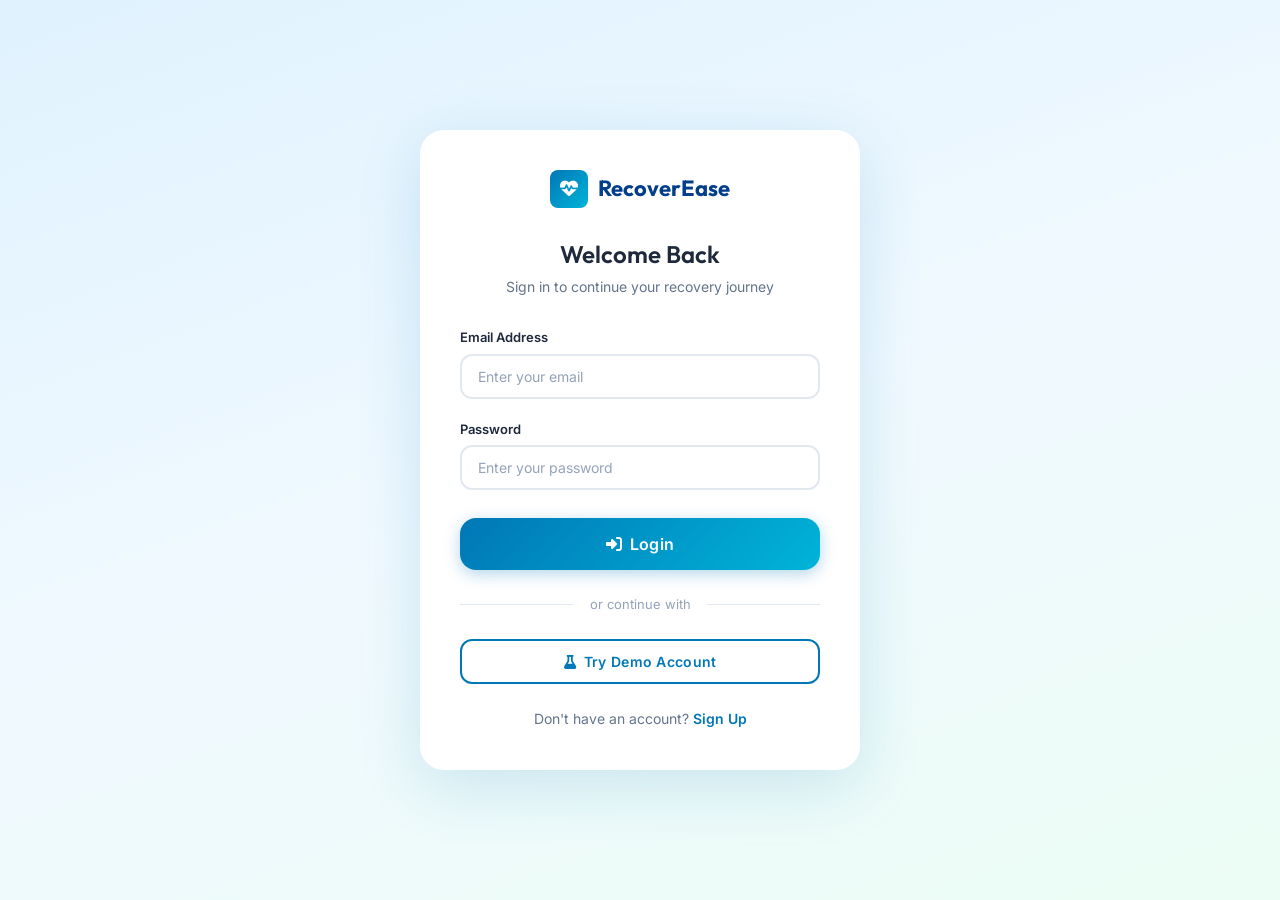
<file: dashboard.html>
<!DOCTYPE html>
<html lang="en">
<head>
  <meta charset="UTF-8">
  <meta name="viewport" content="width=device-width, initial-scale=1.0">
  <title>Dashboard — RecoverEase</title>
  <link rel="preconnect" href="https://fonts.googleapis.com">
  <link href="https://fonts.googleapis.com/css2?family=Inter:wght@400;500;600;700&family=Outfit:wght@600;700;800&display=swap" rel="stylesheet">
  <link rel="stylesheet" href="https://cdnjs.cloudflare.com/ajax/libs/font-awesome/6.5.1/css/all.min.css">
  <link rel="stylesheet" href="style.css">
</head>
<body>

  <!-- Navbar -->
  <nav class="navbar scrolled" id="navbar">
    <div class="container">
      <a href="index.html" class="nav-logo">
        <div class="logo-icon"><i class="fa-solid fa-heart-pulse"></i></div>
        RecoverEase
      </a>
      <div class="nav-links" id="navLinks">
        <a href="index.html">Home</a>
        <a href="recovery.html">Recovery</a>
        <a href="medicine.html">Medicine</a>
        <a href="exercise.html">Exercise</a>
        <a href="dashboard.html" class="active">Dashboard</a>
      </div>
      <div class="nav-actions" id="navActions"></div>
      <button class="nav-toggle" id="navToggle"><i class="fa-solid fa-bars"></i></button>
    </div>
  </nav>

  <!-- Page Header -->
  <div class="page-header">
    <div class="container">
      <span class="section-label"><i class="fa-solid fa-chart-line"></i> Health Dashboard</span>
      <h1>Welcome back, <span id="welcomeName">Patient</span></h1>
      <p>Here's your recovery progress and health overview</p>
    </div>
  </div>

  <!-- Page Content -->
  <div class="page-content">
    <div class="container">

      <!-- Stat Cards -->
      <div class="dashboard-grid" id="statCards">
        <!-- Rendered by JS -->
      </div>

      <!-- Dashboard Sections -->
      <div class="dashboard-sections">

        <!-- Recovery Progress -->
        <div class="dashboard-section animate-in delay-2">
          <h3>
            <i class="fa-solid fa-chart-pie" style="color:var(--primary)"></i>
            Recovery Progress
          </h3>
          <div id="progressRing">
            <!-- Rendered by JS -->
          </div>
          <div style="margin-top:24px">
            <h4 style="font-size:15px;margin-bottom:12px">Recovery Timeline</h4>
            <div id="barChart">
              <!-- Rendered by JS -->
            </div>
          </div>
        </div>

        <!-- Activity Feed -->
        <div class="dashboard-section animate-in delay-3">
          <h3>
            <i class="fa-solid fa-clock-rotate-left" style="color:var(--accent)"></i>
            Recent Activity
          </h3>
          <div id="activityFeed">
            <!-- Rendered by JS -->
          </div>
        </div>

        <!-- Upcoming Medicines -->
        <div class="dashboard-section animate-in delay-4">
          <h3>
            <i class="fa-solid fa-pills" style="color:var(--danger)"></i>
            Today's Medicine Schedule
          </h3>
          <div id="upcomingMeds">
            <!-- Rendered by JS -->
          </div>
        </div>

        <!-- Quick Actions -->
        <div class="dashboard-section animate-in delay-5">
          <h3>
            <i class="fa-solid fa-bolt" style="color:var(--accent-warm)"></i>
            Quick Actions
          </h3>
          <div style="display:grid;grid-template-columns:1fr 1fr;gap:12px">
            <a href="recovery.html" class="card" style="text-align:center;padding:20px">
              <i class="fa-solid fa-clipboard-list" style="font-size:24px;color:var(--primary);margin-bottom:10px"></i>
              <div style="font-size:14px;font-weight:600">Recovery Plan</div>
              <div style="font-size:12px;color:var(--text-muted);margin-top:4px">View daily tasks</div>
            </a>
            <a href="medicine.html" class="card" style="text-align:center;padding:20px">
              <i class="fa-solid fa-pills" style="font-size:24px;color:var(--danger);margin-bottom:10px"></i>
              <div style="font-size:14px;font-weight:600">Add Medicine</div>
              <div style="font-size:12px;color:var(--text-muted);margin-top:4px">New reminder</div>
            </a>
            <a href="exercise.html" class="card" style="text-align:center;padding:20px">
              <i class="fa-solid fa-dumbbell" style="font-size:24px;color:var(--accent-dark);margin-bottom:10px"></i>
              <div style="font-size:14px;font-weight:600">Exercises</div>
              <div style="font-size:12px;color:var(--text-muted);margin-top:4px">Browse library</div>
            </a>
            <a href="#" class="card" style="text-align:center;padding:20px" onclick="showToast('Emergency contacts feature coming soon','info')">
              <i class="fa-solid fa-phone" style="font-size:24px;color:#EF4444;margin-bottom:10px"></i>
              <div style="font-size:14px;font-weight:600">Emergency</div>
              <div style="font-size:12px;color:var(--text-muted);margin-top:4px">Call for help</div>
            </a>
          </div>

          <!-- Health Tips -->
          <div style="margin-top:20px;padding:16px;background:#F0FDF4;border:1px solid #BBF7D0;border-radius:var(--radius-md)">
            <div style="display:flex;align-items:center;gap:8px;margin-bottom:8px">
              <i class="fa-solid fa-lightbulb" style="color:var(--accent-dark)"></i>
              <strong style="font-size:13px;color:var(--accent-dark)">Daily Tip</strong>
            </div>
            <p style="font-size:13px;color:#065F46;line-height:1.6" id="dailyTip">
              Stay hydrated! Drinking 8 glasses of water daily helps your body flush out medications and speeds up tissue repair during recovery.
            </p>
          </div>
        </div>

      </div>
    </div>
  </div>

  <!-- Footer -->
  <footer class="footer">
    <div class="container">
      <div class="footer-grid">
        <div class="footer-brand">
          <a href="index.html" class="nav-logo">
            <div class="logo-icon"><i class="fa-solid fa-heart-pulse"></i></div>
            RecoverEase
          </a>
          <p>Your trusted companion for post-hospital recovery. Guiding you back to health, one day at a time.</p>
          <div class="footer-social">
            <a href="#"><i class="fa-brands fa-facebook-f"></i></a>
            <a href="#"><i class="fa-brands fa-twitter"></i></a>
            <a href="#"><i class="fa-brands fa-instagram"></i></a>
            <a href="#"><i class="fa-brands fa-linkedin-in"></i></a>
          </div>
        </div>
        <div>
          <h4>Platform</h4>
          <ul>
            <li><a href="recovery.html">Recovery Plans</a></li>
            <li><a href="medicine.html">Medicine Tracker</a></li>
            <li><a href="exercise.html">Exercises</a></li>
            <li><a href="dashboard.html">Dashboard</a></li>
          </ul>
        </div>
        <div>
          <h4>Support</h4>
          <ul>
            <li><a href="#">Help Center</a></li>
            <li><a href="#">Contact Us</a></li>
            <li><a href="#">Caregiver Guide</a></li>
            <li><a href="#">FAQs</a></li>
          </ul>
        </div>
        <div>
          <h4>Emergency</h4>
          <ul>
            <li><a href="#" style="color:#EF4444;font-weight:600"><i class="fa-solid fa-phone"></i> Call 911</a></li>
            <li><a href="#">Poison Control</a></li>
            <li><a href="#">Find Hospital</a></li>
            <li><a href="#">Emergency Tips</a></li>
          </ul>
        </div>
      </div>
      <div class="footer-bottom">
        <span>2024 RecoverEase. All rights reserved.</span>
        <span>Made with <i class="fa-solid fa-heart" style="color:#EF4444"></i> for patients</span>
      </div>
    </div>
  </footer>

  <script src="script.js"></script>
  <script>
    // Rotate daily tips
    const tips = [
      'Stay hydrated! Drinking 8 glasses of water daily helps your body flush out medications and speeds up tissue repair during recovery.',
      'Short walks every few hours improve circulation and prevent blood clots after surgery. Even 5 minutes helps!',
      'Protein is essential for healing. Include eggs, lean meat, beans, or Greek yogurt in every meal.',
      'Sleep is when your body heals most. Aim for 7-9 hours of quality sleep each night.',
      'Deep breathing exercises prevent pneumonia after surgery. Practice 10 deep breaths every hour while awake.',
      'Keep your wound clean and dry. Change dressings exactly as instructed by your healthcare provider.',
      'Don\'t skip your medications, even if you feel better. Complete the full course as prescribed.',
      'Gentle stretching prevents stiffness. Move joints through their full range daily, unless restricted.'
    ];
    const tipEl = document.getElementById('dailyTip');
    if (tipEl) {
      const dayIndex = new Date().getDate() % tips.length;
      tipEl.textContent = tips[dayIndex];
    }
  </script>
</body>
</html>
</file>
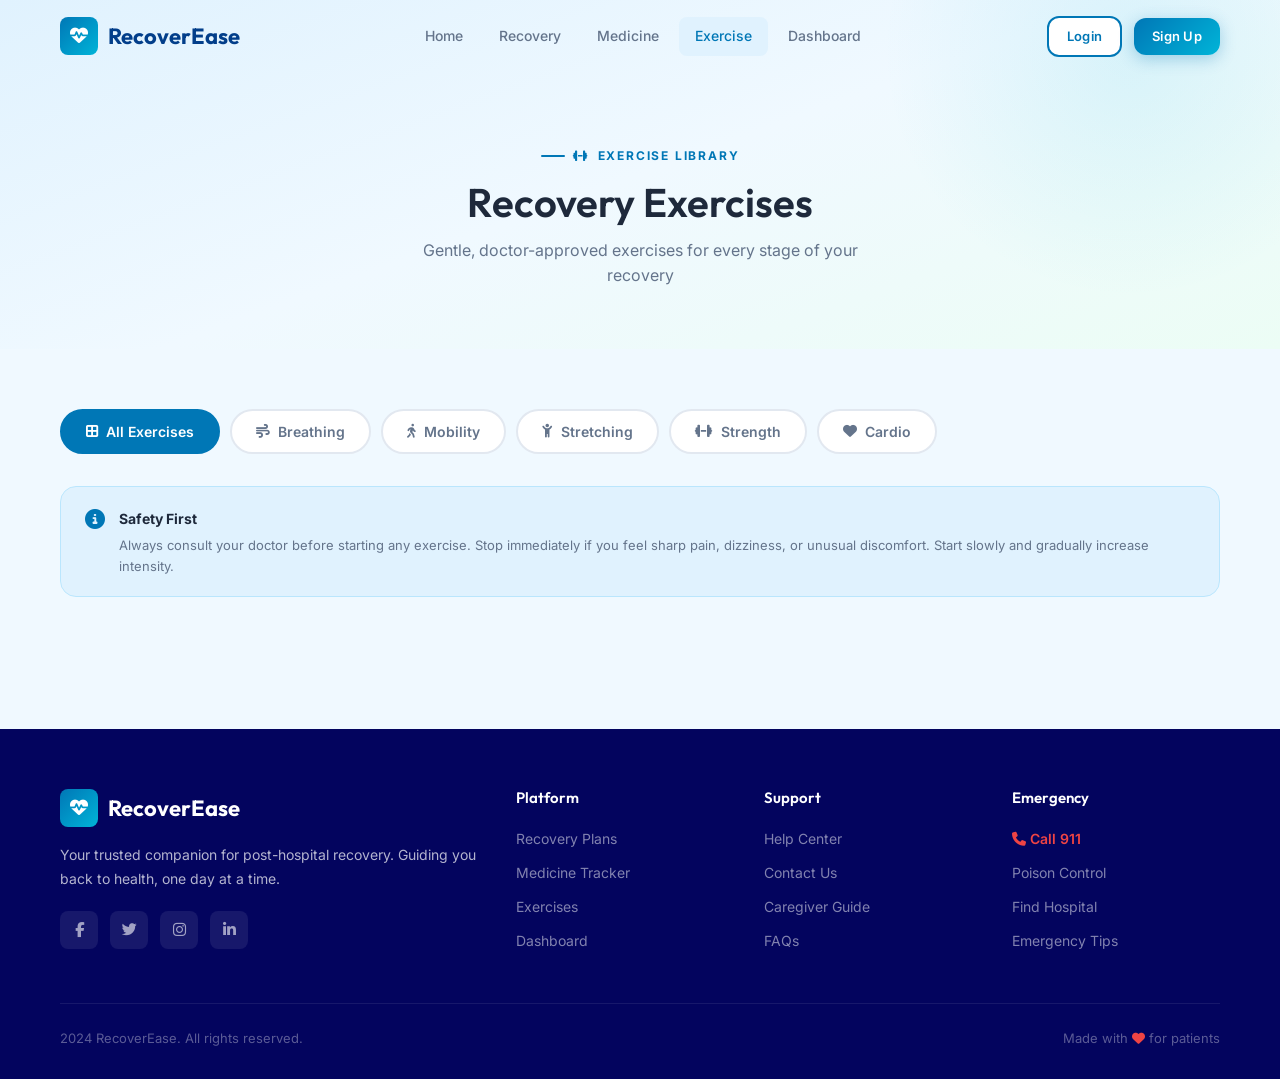
<file: excercise.html>
<!DOCTYPE html>
<html lang="en">
<head>
  <meta charset="UTF-8">
  <meta name="viewport" content="width=device-width, initial-scale=1.0">
  <title>Exercises — RecoverEase</title>
  <link rel="preconnect" href="https://fonts.googleapis.com">
  <link href="https://fonts.googleapis.com/css2?family=Inter:wght@400;500;600;700&family=Outfit:wght@600;700;800&display=swap" rel="stylesheet">
  <link rel="stylesheet" href="https://cdnjs.cloudflare.com/ajax/libs/font-awesome/6.5.1/css/all.min.css">
  <link rel="stylesheet" href="style.css">
</head>
<body>

  <!-- Navbar -->
  <nav class="navbar scrolled" id="navbar">
    <div class="container">
      <a href="index.html" class="nav-logo">
        <div class="logo-icon"><i class="fa-solid fa-heart-pulse"></i></div>
        RecoverEase
      </a>
      <div class="nav-links" id="navLinks">
        <a href="index.html">Home</a>
        <a href="recovery.html">Recovery</a>
        <a href="medicine.html">Medicine</a>
        <a href="exercise.html" class="active">Exercise</a>
        <a href="dashboard.html">Dashboard</a>
      </div>
      <div class="nav-actions" id="navActions"></div>
      <button class="nav-toggle" id="navToggle"><i class="fa-solid fa-bars"></i></button>
    </div>
  </nav>

  <!-- Page Header -->
  <div class="page-header">
    <div class="container">
      <span class="section-label"><i class="fa-solid fa-dumbbell"></i> Exercise Library</span>
      <h1>Recovery Exercises</h1>
      <p>Gentle, doctor-approved exercises for every stage of your recovery</p>
    </div>
  </div>

  <!-- Page Content -->
  <div class="page-content">
    <div class="container">

      <!-- Filters -->
      <div class="exercise-filters animate-in">
        <button class="condition-btn exercise-filter-btn active" data-filter="all">
          <i class="fa-solid fa-border-all"></i> All Exercises
        </button>
        <button class="condition-btn exercise-filter-btn" data-filter="breathing">
          <i class="fa-solid fa-wind"></i> Breathing
        </button>
        <button class="condition-btn exercise-filter-btn" data-filter="mobility">
          <i class="fa-solid fa-person-walking"></i> Mobility
        </button>
        <button class="condition-btn exercise-filter-btn" data-filter="stretching">
          <i class="fa-solid fa-child-reaching"></i> Stretching
        </button>
        <button class="condition-btn exercise-filter-btn" data-filter="strength">
          <i class="fa-solid fa-dumbbell"></i> Strength
        </button>
        <button class="condition-btn exercise-filter-btn" data-filter="cardio">
          <i class="fa-solid fa-heart"></i> Cardio
        </button>
      </div>

      <!-- Info Banner -->
      <div style="padding:20px 24px;background:#E0F2FE;border:1px solid #BAE6FD;border-radius:var(--radius-lg);margin-bottom:32px;display:flex;gap:14px;align-items:flex-start" class="animate-in delay-1">
        <i class="fa-solid fa-circle-info" style="color:var(--primary);font-size:20px;margin-top:2px"></i>
        <div>
          <strong style="font-size:14px">Safety First</strong>
          <p style="font-size:13px;color:var(--text-light);margin-top:4px;line-height:1.6">
            Always consult your doctor before starting any exercise. Stop immediately if you feel sharp pain, dizziness, or unusual discomfort. Start slowly and gradually increase intensity.
          </p>
        </div>
      </div>

      <!-- Exercise Grid -->
      <div class="exercise-grid animate-in delay-2" id="exerciseGrid">
        <!-- Rendered by JS -->
      </div>

    </div>
  </div>

  <!-- Footer -->
  <footer class="footer">
    <div class="container">
      <div class="footer-grid">
        <div class="footer-brand">
          <a href="index.html" class="nav-logo">
            <div class="logo-icon"><i class="fa-solid fa-heart-pulse"></i></div>
            RecoverEase
          </a>
          <p>Your trusted companion for post-hospital recovery. Guiding you back to health, one day at a time.</p>
          <div class="footer-social">
            <a href="#"><i class="fa-brands fa-facebook-f"></i></a>
            <a href="#"><i class="fa-brands fa-twitter"></i></a>
            <a href="#"><i class="fa-brands fa-instagram"></i></a>
            <a href="#"><i class="fa-brands fa-linkedin-in"></i></a>
          </div>
        </div>
        <div>
          <h4>Platform</h4>
          <ul>
            <li><a href="recovery.html">Recovery Plans</a></li>
            <li><a href="medicine.html">Medicine Tracker</a></li>
            <li><a href="exercise.html">Exercises</a></li>
            <li><a href="dashboard.html">Dashboard</a></li>
          </ul>
        </div>
        <div>
          <h4>Support</h4>
          <ul>
            <li><a href="#">Help Center</a></li>
            <li><a href="#">Contact Us</a></li>
            <li><a href="#">Caregiver Guide</a></li>
            <li><a href="#">FAQs</a></li>
          </ul>
        </div>
        <div>
          <h4>Emergency</h4>
          <ul>
            <li><a href="#" style="color:#EF4444;font-weight:600"><i class="fa-solid fa-phone"></i> Call 911</a></li>
            <li><a href="#">Poison Control</a></li>
            <li><a href="#">Find Hospital</a></li>
            <li><a href="#">Emergency Tips</a></li>
          </ul>
        </div>
      </div>
      <div class="footer-bottom">
        <span>2024 RecoverEase. All rights reserved.</span>
        <span>Made with <i class="fa-solid fa-heart" style="color:#EF4444"></i> for patients</span>
      </div>
    </div>
  </footer>

  <script src="script.js"></script>
</body>
</html>
</file>
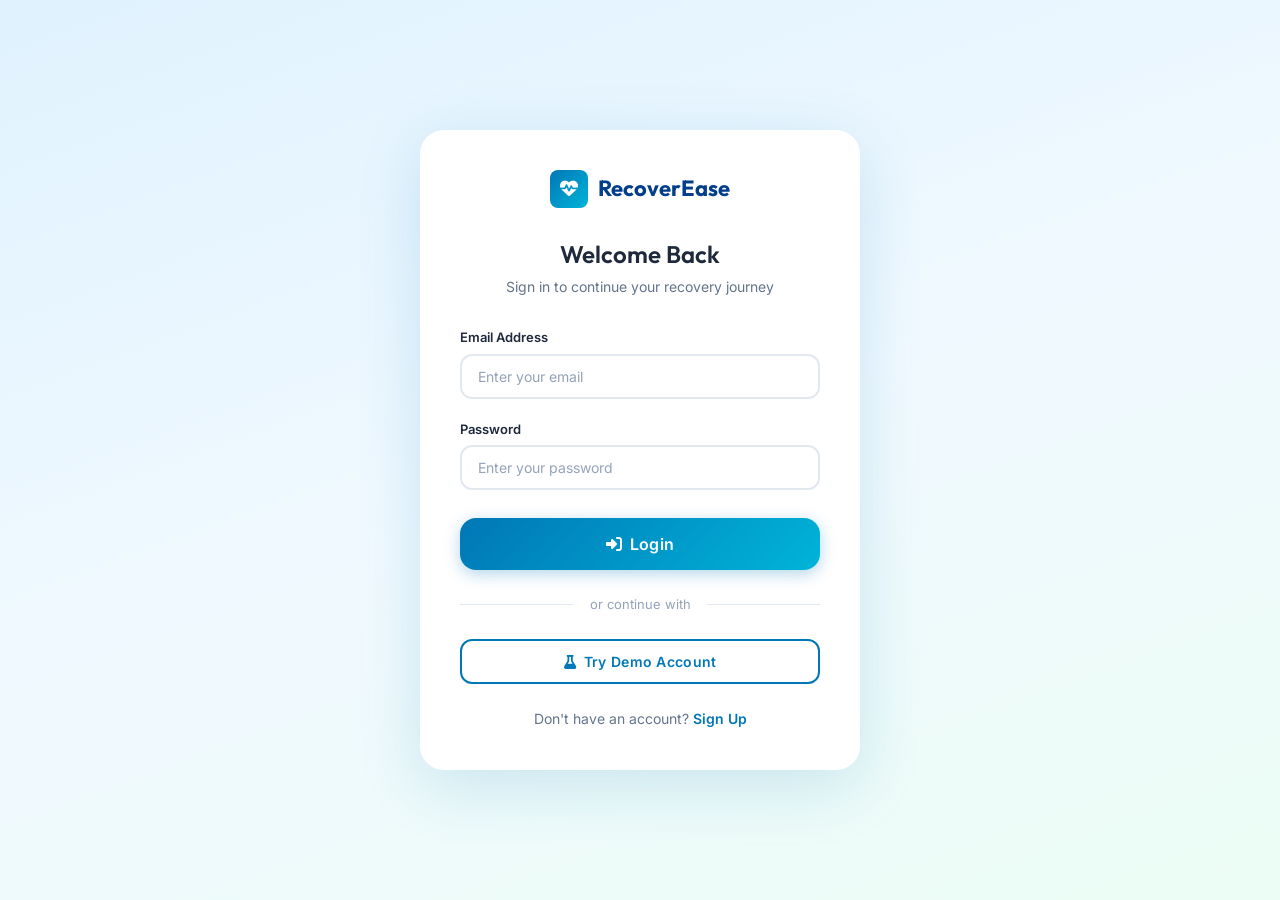
<file: login.html>
<!DOCTYPE html>
<html lang="en">
<head>
  <meta charset="UTF-8">
  <meta name="viewport" content="width=device-width, initial-scale=1.0">
  <title>Login — RecoverEase</title>
  <link rel="preconnect" href="https://fonts.googleapis.com">
  <link href="https://fonts.googleapis.com/css2?family=Inter:wght@400;500;600;700&family=Outfit:wght@600;700;800&display=swap" rel="stylesheet">
  <link rel="stylesheet" href="https://cdnjs.cloudflare.com/ajax/libs/font-awesome/6.5.1/css/all.min.css">
  <link rel="stylesheet" href="style.css">
</head>
<body>

  <div class="auth-wrapper">
    <div class="auth-card animate-in">
      <div class="auth-logo">
        <a href="index.html" class="nav-logo">
          <div class="logo-icon"><i class="fa-solid fa-heart-pulse"></i></div>
          RecoverEase
        </a>
      </div>

      <h2>Welcome Back</h2>
      <p class="auth-subtitle">Sign in to continue your recovery journey</p>

      <form id="loginForm">
        <div class="form-group">
          <label for="email">Email Address</label>
          <input type="email" id="email" name="email" class="form-control" placeholder="Enter your email" required>
        </div>

        <div class="form-group">
          <label for="password">Password</label>
          <input type="password" id="password" name="password" class="form-control" placeholder="Enter your password" required>
        </div>

        <button type="submit" class="btn btn-primary btn-lg" style="width:100%;margin-top:8px">
          <i class="fa-solid fa-right-to-bracket"></i> Login
        </button>
      </form>

      <div class="auth-divider">or continue with</div>

      <button class="btn btn-secondary" style="width:100%" onclick="demoLogin()">
        <i class="fa-solid fa-flask"></i> Try Demo Account
      </button>

      <div class="auth-footer">
        Don't have an account? <a href="register.html">Sign Up</a>
      </div>
    </div>
  </div>

  <script src="script.js"></script>
  <script>
    function demoLogin() {
      localStorage.setItem('token', 'demo_token_' + Date.now());
      localStorage.setItem('user', JSON.stringify({
        id: 'demo_1', name: 'Demo User', email: 'demo@recoverease.com', condition: 'surgery'
      }));
      showToast('Welcome to the demo!', 'success');
      setTimeout(() => window.location.href = 'dashboard.html', 800);
    }
  </script>
</body>
</html>
</file>
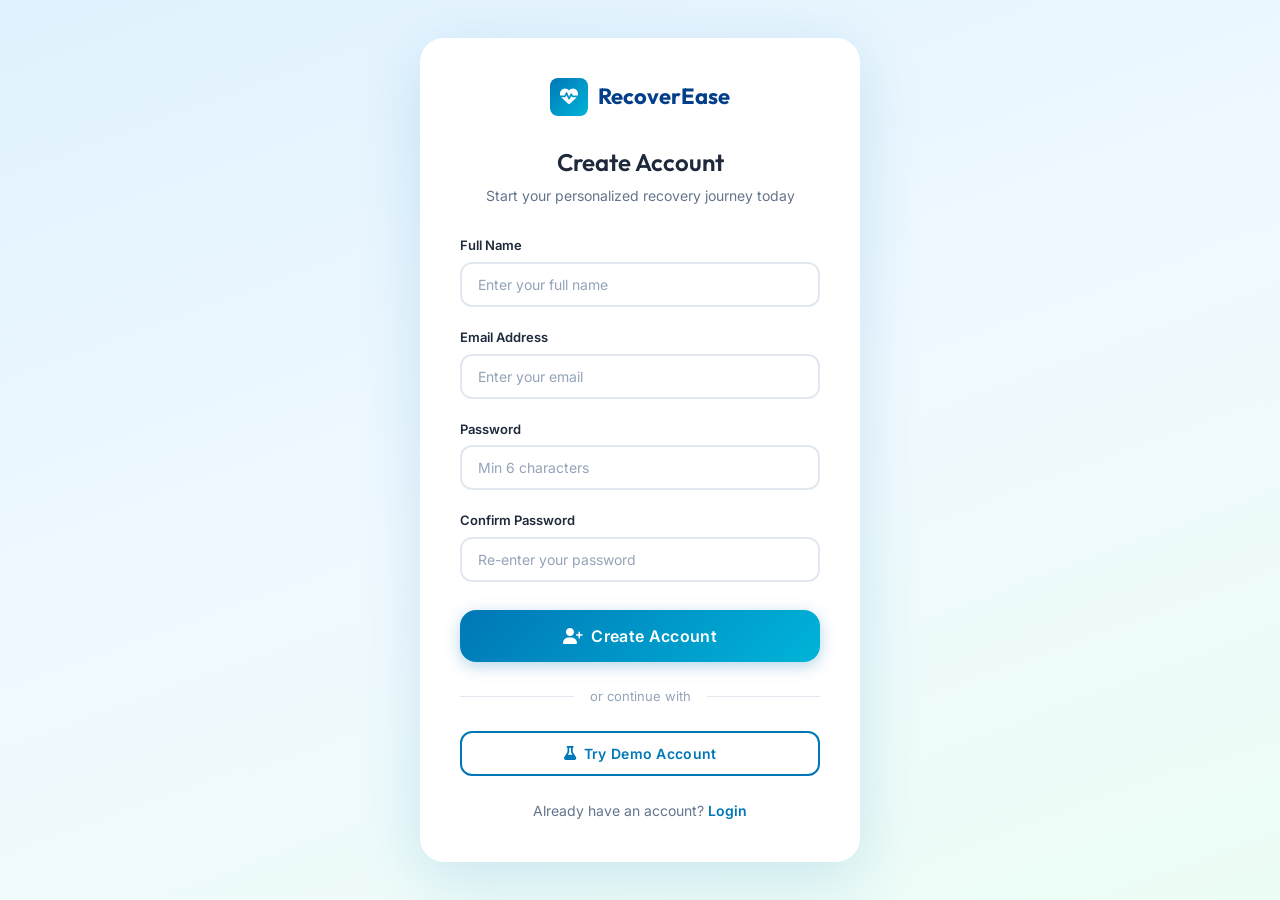
<file: register.html>
<!DOCTYPE html>
<html lang="en">
<head>
  <meta charset="UTF-8">
  <meta name="viewport" content="width=device-width, initial-scale=1.0">
  <title>Sign Up — RecoverEase</title>
  <link rel="preconnect" href="https://fonts.googleapis.com">
  <link href="https://fonts.googleapis.com/css2?family=Inter:wght@400;500;600;700&family=Outfit:wght@600;700;800&display=swap" rel="stylesheet">
  <link rel="stylesheet" href="https://cdnjs.cloudflare.com/ajax/libs/font-awesome/6.5.1/css/all.min.css">
  <link rel="stylesheet" href="style.css">
</head>
<body>

  <div class="auth-wrapper">
    <div class="auth-card animate-in">
      <div class="auth-logo">
        <a href="index.html" class="nav-logo">
          <div class="logo-icon"><i class="fa-solid fa-heart-pulse"></i></div>
          RecoverEase
        </a>
      </div>

      <h2>Create Account</h2>
      <p class="auth-subtitle">Start your personalized recovery journey today</p>

      <form id="registerForm">
        <div class="form-group">
          <label for="name">Full Name</label>
          <input type="text" id="name" name="name" class="form-control" placeholder="Enter your full name" required>
        </div>

        <div class="form-group">
          <label for="email">Email Address</label>
          <input type="email" id="email" name="email" class="form-control" placeholder="Enter your email" required>
        </div>

        <div class="form-group">
          <label for="password">Password</label>
          <input type="password" id="password" name="password" class="form-control" placeholder="Min 6 characters" required minlength="6">
        </div>

        <div class="form-group">
          <label for="confirmPassword">Confirm Password</label>
          <input type="password" id="confirmPassword" name="confirmPassword" class="form-control" placeholder="Re-enter your password" required>
        </div>

        <button type="submit" class="btn btn-primary btn-lg" style="width:100%;margin-top:8px">
          <i class="fa-solid fa-user-plus"></i> Create Account
        </button>
      </form>

      <div class="auth-divider">or continue with</div>

      <button class="btn btn-secondary" style="width:100%" onclick="demoLogin()">
        <i class="fa-solid fa-flask"></i> Try Demo Account
      </button>

      <div class="auth-footer">
        Already have an account? <a href="login.html">Login</a>
      </div>
    </div>
  </div>

  <script src="script.js"></script>
  <script>
    function demoLogin() {
      localStorage.setItem('token', 'demo_token_' + Date.now());
      localStorage.setItem('user', JSON.stringify({
        id: 'demo_1', name: 'Demo User', email: 'demo@recoverease.com', condition: 'surgery'
      }));
      showToast('Welcome to the demo!', 'success');
      setTimeout(() => window.location.href = 'dashboard.html', 800);
    }
  </script>
</body>
</html>
</file>
<file: style.css>
/* ========================================
   RecoverEase — Medical Theme Stylesheet
   ======================================== */

:root {
  --primary: #0077B6;
  --primary-dark: #023E8A;
  --primary-light: #48CAE4;
  --secondary: #00B4D8;
  --accent: #06D6A0;
  --accent-dark: #059669;
  --accent-warm: #F59E0B;
  --danger: #EF4444;
  --danger-light: #FEE2E2;
  --dark: #03045E;
  --dark-soft: #1E293B;
  --text: #1E293B;
  --text-light: #64748B;
  --text-muted: #94A3B8;
  --bg: #F0F9FF;
  --bg-white: #FFFFFF;
  --bg-soft: #E0F2FE;
  --bg-card: rgba(255, 255, 255, 0.85);
  --glass: rgba(255, 255, 255, 0.25);
  --glass-border: rgba(255, 255, 255, 0.35);
  --border: #E2E8F0;
  --border-light: #F1F5F9;
  --shadow-sm: 0 2px 8px rgba(0, 119, 182, 0.06);
  --shadow-md: 0 4px 24px rgba(0, 119, 182, 0.08);
  --shadow-lg: 0 8px 40px rgba(0, 119, 182, 0.12);
  --shadow-xl: 0 16px 64px rgba(0, 119, 182, 0.16);
  --radius-sm: 8px;
  --radius-md: 12px;
  --radius-lg: 16px;
  --radius-xl: 24px;
  --radius-full: 9999px;
  --font-body: 'Inter', -apple-system, BlinkMacSystemFont, sans-serif;
  --font-heading: 'Outfit', 'Inter', sans-serif;
  --transition: all 0.3s cubic-bezier(0.25, 0.46, 0.45, 0.94);
  --transition-fast: all 0.15s ease;
  --max-width: 1200px;
}

*, *::before, *::after { box-sizing: border-box; margin: 0; padding: 0; }
html { scroll-behavior: smooth; -webkit-font-smoothing: antialiased; }

body {
  font-family: var(--font-body);
  font-size: 15px;
  line-height: 1.6;
  color: var(--text);
  background: var(--bg);
  overflow-x: hidden;
}

h1, h2, h3, h4, h5, h6 {
  font-family: var(--font-heading);
  font-weight: 600;
  line-height: 1.2;
  color: var(--dark-soft);
}

a { text-decoration: none; color: inherit; transition: var(--transition-fast); }
img { max-width: 100%; height: auto; display: block; }
ul { list-style: none; }
button { cursor: pointer; border: none; font-family: inherit; }
input, select, textarea { font-family: inherit; font-size: inherit; }

.container {
  width: 100%;
  max-width: var(--max-width);
  margin: 0 auto;
  padding: 0 20px;
}

.text-gradient {
  background: linear-gradient(135deg, var(--primary), var(--secondary));
  -webkit-background-clip: text;
  -webkit-text-fill-color: transparent;
  background-clip: text;
}

.section-label {
  display: inline-flex;
  align-items: center;
  gap: 8px;
  font-size: 12px;
  font-weight: 700;
  letter-spacing: 0.15em;
  text-transform: uppercase;
  color: var(--primary);
  margin-bottom: 12px;
}

.section-label::before {
  content: '';
  width: 24px;
  height: 2px;
  background: var(--primary);
  border-radius: 1px;
}

.section-title {
  font-size: clamp(28px, 4vw, 42px);
  font-weight: 700;
  margin-bottom: 16px;
}

.section-subtitle {
  font-size: 16px;
  color: var(--text-light);
  max-width: 560px;
  line-height: 1.7;
}

.glass {
  background: var(--glass);
  backdrop-filter: blur(16px);
  -webkit-backdrop-filter: blur(16px);
  border: 1px solid var(--glass-border);
  border-radius: var(--radius-lg);
}

.card {
  background: var(--bg-card);
  border: 1px solid var(--border-light);
  border-radius: var(--radius-lg);
  padding: 24px;
  transition: var(--transition);
  box-shadow: var(--shadow-sm);
}

.card:hover {
  transform: translateY(-4px);
  box-shadow: var(--shadow-lg);
}

.btn {
  display: inline-flex;
  align-items: center;
  justify-content: center;
  gap: 8px;
  padding: 12px 28px;
  border-radius: var(--radius-md);
  font-weight: 600;
  font-size: 14px;
  letter-spacing: 0.02em;
  transition: var(--transition);
  white-space: nowrap;
}

.btn-primary {
  background: linear-gradient(135deg, var(--primary), var(--secondary));
  color: #fff;
  box-shadow: 0 4px 16px rgba(0, 119, 182, 0.3);
}

.btn-primary:hover {
  transform: translateY(-2px);
  box-shadow: 0 8px 28px rgba(0, 119, 182, 0.4);
}

.btn-secondary {
  background: var(--bg-white);
  color: var(--primary);
  border: 2px solid var(--primary);
}

.btn-secondary:hover {
  background: var(--primary);
  color: #fff;
  transform: translateY(-2px);
}

.btn-accent {
  background: linear-gradient(135deg, var(--accent), var(--accent-dark));
  color: #fff;
  box-shadow: 0 4px 16px rgba(6, 214, 160, 0.3);
}

.btn-accent:hover {
  transform: translateY(-2px);
  box-shadow: 0 8px 28px rgba(6, 214, 160, 0.4);
}

.btn-danger {
  background: var(--danger);
  color: #fff;
}

.btn-danger:hover {
  background: #DC2626;
  transform: translateY(-2px);
}

.btn-ghost {
  background: transparent;
  color: var(--text-light);
  padding: 8px 16px;
}

.btn-ghost:hover {
  background: var(--bg-soft);
  color: var(--primary);
}

.btn-sm { padding: 8px 18px; font-size: 13px; }
.btn-lg { padding: 16px 36px; font-size: 16px; border-radius: var(--radius-lg); }
.btn-icon { padding: 10px; width: 40px; height: 40px; border-radius: var(--radius-sm); }

/* ── Navbar ── */
.navbar {
  position: fixed;
  top: 0;
  left: 0;
  right: 0;
  z-index: 1000;
  padding: 16px 0;
  transition: var(--transition);
}

.navbar.scrolled {
  background: rgba(255, 255, 255, 0.92);
  backdrop-filter: blur(20px);
  -webkit-backdrop-filter: blur(20px);
  box-shadow: 0 2px 20px rgba(0, 0, 0, 0.06);
  padding: 10px 0;
}

.navbar .container {
  display: flex;
  align-items: center;
  justify-content: space-between;
}

.nav-logo {
  display: flex;
  align-items: center;
  gap: 10px;
  font-family: var(--font-heading);
  font-size: 22px;
  font-weight: 700;
  color: var(--primary-dark);
}

.nav-logo .logo-icon {
  width: 38px;
  height: 38px;
  background: linear-gradient(135deg, var(--primary), var(--secondary));
  border-radius: var(--radius-sm);
  display: flex;
  align-items: center;
  justify-content: center;
  color: #fff;
  font-size: 18px;
}

.nav-links {
  display: flex;
  align-items: center;
  gap: 4px;
}

.nav-links a {
  padding: 8px 16px;
  border-radius: var(--radius-sm);
  font-size: 14px;
  font-weight: 500;
  color: var(--text-light);
  transition: var(--transition-fast);
}

.nav-links a:hover,
.nav-links a.active {
  color: var(--primary);
  background: var(--bg-soft);
}

.nav-actions {
  display: flex;
  align-items: center;
  gap: 12px;
}

.nav-toggle {
  display: none;
  background: none;
  font-size: 24px;
  color: var(--dark-soft);
  padding: 8px;
}

/* ── Hero ── */
.hero {
  position: relative;
  min-height: 100vh;
  display: flex;
  align-items: center;
  overflow: hidden;
  background: linear-gradient(160deg, #E0F2FE 0%, #F0F9FF 30%, #ECFDF5 60%, #F0F9FF 100%);
}

.hero::before {
  content: '';
  position: absolute;
  top: -40%;
  right: -20%;
  width: 800px;
  height: 800px;
  background: radial-gradient(circle, rgba(0, 180, 216, 0.12) 0%, transparent 70%);
  border-radius: 50%;
}

.hero::after {
  content: '';
  position: absolute;
  bottom: -30%;
  left: -10%;
  width: 600px;
  height: 600px;
  background: radial-gradient(circle, rgba(6, 214, 160, 0.1) 0%, transparent 70%);
  border-radius: 50%;
}

.hero .container {
  display: grid;
  grid-template-columns: 1fr 1fr;
  gap: 60px;
  align-items: center;
  position: relative;
  z-index: 2;
}

.hero-content { padding-top: 80px; }

.hero-badge {
  display: inline-flex;
  align-items: center;
  gap: 8px;
  padding: 6px 16px;
  background: rgba(0, 119, 182, 0.08);
  border: 1px solid rgba(0, 119, 182, 0.15);
  border-radius: var(--radius-full);
  font-size: 13px;
  font-weight: 600;
  color: var(--primary);
  margin-bottom: 24px;
}

.hero-title {
  font-size: clamp(36px, 5vw, 56px);
  font-weight: 800;
  line-height: 1.1;
  margin-bottom: 20px;
  color: var(--dark);
}

.hero-description {
  font-size: 17px;
  color: var(--text-light);
  line-height: 1.8;
  margin-bottom: 36px;
  max-width: 480px;
}

.hero-buttons {
  display: flex;
  gap: 16px;
  flex-wrap: wrap;
  margin-bottom: 48px;
}

.hero-stats {
  display: flex;
  gap: 40px;
}

.hero-stat h3 {
  font-size: 28px;
  font-weight: 800;
  color: var(--primary);
}

.hero-stat p {
  font-size: 13px;
  color: var(--text-muted);
  font-weight: 500;
}

/* ── 3D Slider ── */
.slider-wrapper {
  position: relative;
  perspective: 1200px;
  height: 480px;
  padding-top: 80px;
}

.slider-track {
  position: relative;
  width: 100%;
  height: 100%;
  transform-style: preserve-3d;
}

.slider-slide {
  position: absolute;
  top: 50%;
  left: 50%;
  width: 420px;
  height: 340px;
  border-radius: var(--radius-xl);
  overflow: hidden;
  box-shadow: var(--shadow-xl);
  transition: all 0.7s cubic-bezier(0.25, 0.46, 0.45, 0.94);
  cursor: pointer;
}

.slider-slide img {
  width: 100%;
  height: 100%;
  object-fit: cover;
}

.slider-slide .slide-overlay {
  position: absolute;
  bottom: 0;
  left: 0;
  right: 0;
  padding: 24px;
  background: linear-gradient(transparent, rgba(3, 4, 94, 0.8));
  color: #fff;
}

.slider-slide .slide-overlay h4 {
  color: #fff;
  font-size: 16px;
  font-weight: 600;
  margin-bottom: 4px;
}

.slider-slide .slide-overlay p {
  font-size: 12px;
  opacity: 0.8;
}

.slider-slide.active {
  transform: translate(-50%, -50%) translateZ(80px) scale(1);
  opacity: 1;
  z-index: 10;
  box-shadow: 0 24px 80px rgba(0, 119, 182, 0.25);
}

.slider-slide.prev {
  transform: translate(-110%, -50%) translateZ(-40px) rotateY(15deg) scale(0.85);
  opacity: 0.6;
  z-index: 5;
  filter: brightness(0.8);
}

.slider-slide.next {
  transform: translate(10%, -50%) translateZ(-40px) rotateY(-15deg) scale(0.85);
  opacity: 0.6;
  z-index: 5;
  filter: brightness(0.8);
}

.slider-slide.hidden-left {
  transform: translate(-170%, -50%) translateZ(-120px) rotateY(25deg) scale(0.7);
  opacity: 0;
  z-index: 1;
}

.slider-slide.hidden-right {
  transform: translate(70%, -50%) translateZ(-120px) rotateY(-25deg) scale(0.7);
  opacity: 0;
  z-index: 1;
}

.slider-dots {
  display: flex;
  justify-content: center;
  gap: 10px;
  margin-top: 20px;
  position: relative;
  z-index: 20;
}

.slider-dot {
  width: 10px;
  height: 10px;
  border-radius: var(--radius-full);
  background: var(--border);
  transition: var(--transition);
  cursor: pointer;
  border: none;
}

.slider-dot.active {
  background: var(--primary);
  width: 32px;
}

.slider-nav {
  position: absolute;
  top: 50%;
  transform: translateY(-50%);
  z-index: 20;
  width: 44px;
  height: 44px;
  border-radius: 50%;
  background: rgba(255, 255, 255, 0.9);
  backdrop-filter: blur(8px);
  border: 1px solid var(--border);
  display: flex;
  align-items: center;
  justify-content: center;
  color: var(--primary);
  font-size: 16px;
  box-shadow: var(--shadow-md);
  transition: var(--transition);
}

.slider-nav:hover {
  background: var(--primary);
  color: #fff;
  transform: translateY(-50%) scale(1.1);
}

.slider-nav.prev-btn { left: -10px; }
.slider-nav.next-btn { right: -10px; }

/* ── Features ── */
.features {
  padding: 100px 0;
  background: var(--bg-white);
}

.features-grid {
  display: grid;
  grid-template-columns: repeat(3, 1fr);
  gap: 28px;
  margin-top: 48px;
}

.feature-card {
  padding: 32px;
  border-radius: var(--radius-lg);
  background: var(--bg-white);
  border: 1px solid var(--border-light);
  transition: var(--transition);
  position: relative;
  overflow: hidden;
}

.feature-card::before {
  content: '';
  position: absolute;
  top: 0;
  left: 0;
  right: 0;
  height: 4px;
  background: linear-gradient(90deg, var(--primary), var(--secondary));
  opacity: 0;
  transition: var(--transition);
}

.feature-card:hover {
  transform: translateY(-6px);
  box-shadow: var(--shadow-lg);
  border-color: transparent;
}

.feature-card:hover::before { opacity: 1; }

.feature-icon {
  width: 56px;
  height: 56px;
  border-radius: var(--radius-md);
  display: flex;
  align-items: center;
  justify-content: center;
  font-size: 22px;
  margin-bottom: 20px;
}

.feature-icon.blue { background: #E0F2FE; color: var(--primary); }
.feature-icon.green { background: #D1FAE5; color: var(--accent-dark); }
.feature-icon.amber { background: #FEF3C7; color: var(--accent-warm); }
.feature-icon.purple { background: #EDE9FE; color: #7C3AED; }
.feature-icon.rose { background: #FFE4E6; color: #E11D48; }
.feature-icon.cyan { background: #CFFAFE; color: #0891B2; }

.feature-card h3 {
  font-size: 18px;
  font-weight: 700;
  margin-bottom: 10px;
}

.feature-card p {
  font-size: 14px;
  color: var(--text-light);
  line-height: 1.7;
}

.feature-card .feature-img {
  width: 100%;
  height: 160px;
  border-radius: var(--radius-sm);
  object-fit: cover;
  margin-top: 16px;
}

/* ── How It Works ── */
.how-it-works {
  padding: 100px 0;
  background: linear-gradient(180deg, var(--bg) 0%, var(--bg-soft) 100%);
}

.steps-grid {
  display: grid;
  grid-template-columns: repeat(4, 1fr);
  gap: 24px;
  margin-top: 48px;
}

.step-card {
  text-align: center;
  padding: 32px 20px;
  position: relative;
}

.step-number {
  width: 56px;
  height: 56px;
  border-radius: 50%;
  background: linear-gradient(135deg, var(--primary), var(--secondary));
  color: #fff;
  font-family: var(--font-heading);
  font-size: 22px;
  font-weight: 700;
  display: flex;
  align-items: center;
  justify-content: center;
  margin: 0 auto 20px;
  box-shadow: 0 8px 24px rgba(0, 119, 182, 0.25);
}

.step-card h3 {
  font-size: 16px;
  font-weight: 700;
  margin-bottom: 8px;
}

.step-card p {
  font-size: 13px;
  color: var(--text-light);
  line-height: 1.7;
}

.step-card::after {
  content: '';
  position: absolute;
  top: 56px;
  right: -12px;
  width: 24px;
  height: 2px;
  background: var(--border);
}

.step-card:last-child::after { display: none; }

/* ── Testimonials ── */
.testimonials {
  padding: 100px 0;
  background: var(--bg-white);
}

.testimonial-grid {
  display: grid;
  grid-template-columns: repeat(3, 1fr);
  gap: 28px;
  margin-top: 48px;
}

.testimonial-card {
  padding: 28px;
  border-radius: var(--radius-lg);
  background: var(--bg);
  border: 1px solid var(--border-light);
}

.testimonial-card .stars {
  color: var(--accent-warm);
  font-size: 14px;
  margin-bottom: 16px;
  display: flex;
  gap: 2px;
}

.testimonial-card .quote {
  font-size: 14px;
  color: var(--text);
  line-height: 1.8;
  margin-bottom: 20px;
  font-style: italic;
}

.testimonial-author {
  display: flex;
  align-items: center;
  gap: 12px;
}

.testimonial-avatar {
  width: 44px;
  height: 44px;
  border-radius: 50%;
  background: linear-gradient(135deg, var(--primary), var(--secondary));
  display: flex;
  align-items: center;
  justify-content: center;
  color: #fff;
  font-weight: 700;
  font-size: 16px;
}

.testimonial-author .name {
  font-weight: 600;
  font-size: 14px;
}

.testimonial-author .role {
  font-size: 12px;
  color: var(--text-muted);
}

/* ── CTA ── */
.cta-section {
  padding: 100px 0;
  background: linear-gradient(135deg, var(--primary-dark) 0%, var(--primary) 50%, var(--secondary) 100%);
  color: #fff;
  text-align: center;
  position: relative;
  overflow: hidden;
}

.cta-section::before {
  content: '';
  position: absolute;
  top: -50%;
  right: -20%;
  width: 600px;
  height: 600px;
  background: radial-gradient(circle, rgba(255,255,255,0.08) 0%, transparent 70%);
  border-radius: 50%;
}

.cta-section h2 {
  font-size: clamp(28px, 4vw, 42px);
  color: #fff;
  margin-bottom: 16px;
}

.cta-section p {
  font-size: 17px;
  opacity: 0.85;
  margin-bottom: 36px;
  max-width: 520px;
  margin-left: auto;
  margin-right: auto;
}

.cta-section .btn-primary {
  background: #fff;
  color: var(--primary-dark);
  box-shadow: 0 8px 32px rgba(0, 0, 0, 0.15);
}

.cta-section .btn-primary:hover {
  transform: translateY(-3px);
  box-shadow: 0 12px 40px rgba(0, 0, 0, 0.2);
}

/* ── Footer ── */
.footer {
  background: var(--dark);
  color: rgba(255, 255, 255, 0.7);
  padding: 60px 0 30px;
}

.footer-grid {
  display: grid;
  grid-template-columns: 2fr 1fr 1fr 1fr;
  gap: 40px;
  margin-bottom: 40px;
}

.footer-brand .nav-logo {
  color: #fff;
  margin-bottom: 16px;
}

.footer-brand p {
  font-size: 14px;
  line-height: 1.7;
  margin-bottom: 20px;
}

.footer-social {
  display: flex;
  gap: 12px;
}

.footer-social a {
  width: 38px;
  height: 38px;
  border-radius: var(--radius-sm);
  background: rgba(255, 255, 255, 0.08);
  display: flex;
  align-items: center;
  justify-content: center;
  color: rgba(255, 255, 255, 0.6);
  font-size: 15px;
  transition: var(--transition);
}

.footer-social a:hover {
  background: var(--primary);
  color: #fff;
}

.footer h4 {
  color: #fff;
  font-size: 15px;
  font-weight: 600;
  margin-bottom: 20px;
}

.footer ul li { margin-bottom: 10px; }

.footer ul li a {
  font-size: 14px;
  color: rgba(255, 255, 255, 0.5);
  transition: var(--transition-fast);
}

.footer ul li a:hover { color: var(--primary-light); }

.footer-bottom {
  border-top: 1px solid rgba(255, 255, 255, 0.08);
  padding-top: 24px;
  display: flex;
  justify-content: space-between;
  align-items: center;
  font-size: 13px;
  color: rgba(255, 255, 255, 0.35);
}

/* ── Page Header ── */
.page-header {
  padding: 140px 0 60px;
  background: linear-gradient(160deg, #E0F2FE 0%, #F0F9FF 50%, #ECFDF5 100%);
  text-align: center;
  position: relative;
}

.page-header::before {
  content: '';
  position: absolute;
  top: -200px;
  right: -100px;
  width: 500px;
  height: 500px;
  background: radial-gradient(circle, rgba(0, 180, 216, 0.1) 0%, transparent 70%);
  border-radius: 50%;
}

.page-header h1 {
  font-size: clamp(28px, 4vw, 40px);
  margin-bottom: 12px;
}

.page-header p {
  font-size: 16px;
  color: var(--text-light);
  max-width: 500px;
  margin: 0 auto;
}

.page-content { padding: 60px 0 100px; }

/* ── Forms ── */
.form-group { margin-bottom: 20px; }

.form-group label {
  display: block;
  font-size: 13px;
  font-weight: 600;
  color: var(--text);
  margin-bottom: 6px;
}

.form-control {
  width: 100%;
  padding: 12px 16px;
  border: 2px solid var(--border);
  border-radius: var(--radius-md);
  font-size: 14px;
  color: var(--text);
  background: var(--bg-white);
  transition: var(--transition-fast);
  outline: none;
}

.form-control:focus {
  border-color: var(--primary);
  box-shadow: 0 0 0 4px rgba(0, 119, 182, 0.1);
}

.form-control::placeholder { color: var(--text-muted); }

.form-error {
  font-size: 12px;
  color: var(--danger);
  margin-top: 4px;
  display: none;
}

.form-group.error .form-control { border-color: var(--danger); }
.form-group.error .form-error { display: block; }

select.form-control {
  appearance: none;
  background-image: url("data:image/svg+xml,%3Csvg xmlns='http://www.w3.org/2000/svg' width='16' height='16' fill='%2364748B' viewBox='0 0 16 16'%3E%3Cpath d='M4 6l4 4 4-4'/%3E%3C/svg%3E");
  background-repeat: no-repeat;
  background-position: right 12px center;
  padding-right: 36px;
}

/* ── Auth ── */
.auth-wrapper {
  min-height: 100vh;
  display: flex;
  align-items: center;
  justify-content: center;
  background: linear-gradient(160deg, #E0F2FE 0%, #F0F9FF 50%, #ECFDF5 100%);
  padding: 20px;
}

.auth-card {
  width: 100%;
  max-width: 440px;
  background: var(--bg-white);
  border-radius: var(--radius-xl);
  padding: 40px;
  box-shadow: var(--shadow-xl);
}

.auth-card .auth-logo { text-align: center; margin-bottom: 32px; }
.auth-card .auth-logo .nav-logo { justify-content: center; }

.auth-card h2 {
  text-align: center;
  font-size: 24px;
  margin-bottom: 8px;
}

.auth-card .auth-subtitle {
  text-align: center;
  font-size: 14px;
  color: var(--text-light);
  margin-bottom: 28px;
}

.auth-card .auth-footer {
  text-align: center;
  margin-top: 24px;
  font-size: 14px;
  color: var(--text-light);
}

.auth-card .auth-footer a {
  color: var(--primary);
  font-weight: 600;
}

.auth-card .auth-footer a:hover { text-decoration: underline; }

.auth-divider {
  display: flex;
  align-items: center;
  gap: 16px;
  margin: 24px 0;
  color: var(--text-muted);
  font-size: 13px;
}

.auth-divider::before,
.auth-divider::after {
  content: '';
  flex: 1;
  height: 1px;
  background: var(--border);
}

/* ── Recovery ── */
.condition-selector {
  display: flex;
  gap: 12px;
  flex-wrap: wrap;
  margin-bottom: 32px;
}

.condition-btn {
  padding: 12px 24px;
  border-radius: var(--radius-full);
  background: var(--bg-white);
  border: 2px solid var(--border);
  font-size: 14px;
  font-weight: 600;
  color: var(--text-light);
  transition: var(--transition);
  display: flex;
  align-items: center;
  gap: 8px;
}

.condition-btn:hover { border-color: var(--primary); color: var(--primary); }

.condition-btn.active {
  background: var(--primary);
  border-color: var(--primary);
  color: #fff;
}

.day-selector {
  display: flex;
  gap: 6px;
  flex-wrap: wrap;
  margin-bottom: 32px;
  padding: 16px;
  background: var(--bg-white);
  border-radius: var(--radius-lg);
  border: 1px solid var(--border-light);
}

.day-btn {
  width: 40px;
  height: 40px;
  border-radius: var(--radius-sm);
  background: var(--bg);
  border: 1px solid transparent;
  font-size: 13px;
  font-weight: 600;
  color: var(--text-light);
  transition: var(--transition-fast);
  display: flex;
  align-items: center;
  justify-content: center;
}

.day-btn:hover { border-color: var(--primary); color: var(--primary); }
.day-btn.active { background: var(--primary); color: #fff; }
.day-btn.completed { background: var(--accent); color: #fff; }

.task-list {
  display: flex;
  flex-direction: column;
  gap: 12px;
}

.task-card {
  display: flex;
  align-items: flex-start;
  gap: 16px;
  padding: 20px;
  background: var(--bg-white);
  border: 1px solid var(--border-light);
  border-radius: var(--radius-lg);
  transition: var(--transition);
}

.task-card:hover { box-shadow: var(--shadow-md); }
.task-card.completed { opacity: 0.6; background: var(--bg); }
.task-card.completed .task-title { text-decoration: line-through; }

.task-checkbox {
  width: 24px;
  height: 24px;
  border-radius: 50%;
  border: 2px solid var(--border);
  flex-shrink: 0;
  cursor: pointer;
  transition: var(--transition-fast);
  display: flex;
  align-items: center;
  justify-content: center;
  margin-top: 2px;
  background: none;
}

.task-checkbox:hover { border-color: var(--accent); }

.task-checkbox.checked {
  background: var(--accent);
  border-color: var(--accent);
  color: #fff;
  font-size: 12px;
}

.task-category {
  display: inline-flex;
  padding: 3px 10px;
  border-radius: var(--radius-full);
  font-size: 11px;
  font-weight: 600;
  text-transform: uppercase;
  letter-spacing: 0.05em;
}

.task-category.rest { background: #DBEAFE; color: #1D4ED8; }
.task-category.medicine { background: #FEE2E2; color: #DC2626; }
.task-category.exercise { background: #D1FAE5; color: #059669; }
.task-category.diet { background: #FEF3C7; color: #D97706; }
.task-category.hygiene { background: #E0E7FF; color: #4338CA; }
.task-category.checkup { background: #F3E8FF; color: #7C3AED; }

.task-title { font-weight: 600; font-size: 15px; margin-bottom: 4px; }

.task-desc {
  font-size: 13px;
  color: var(--text-light);
  line-height: 1.6;
}

.task-time {
  font-size: 12px;
  color: var(--primary);
  font-weight: 600;
  margin-top: 6px;
  display: flex;
  align-items: center;
  gap: 4px;
}

.day-notes {
  margin-top: 24px;
  padding: 20px;
  background: #FFFBEB;
  border: 1px solid #FDE68A;
  border-radius: var(--radius-lg);
  font-size: 14px;
  color: #92400E;
  display: flex;
  gap: 12px;
  align-items: flex-start;
}

.day-notes i { color: var(--accent-warm); margin-top: 2px; }

/* ── Medicine ── */
.medicine-form-card {
  background: var(--bg-white);
  border-radius: var(--radius-xl);
  padding: 32px;
  box-shadow: var(--shadow-md);
  margin-bottom: 40px;
  border: 1px solid var(--border-light);
}

.medicine-form-card h3 {
  font-size: 18px;
  margin-bottom: 20px;
  display: flex;
  align-items: center;
  gap: 10px;
}

.medicine-form-row {
  display: grid;
  grid-template-columns: 1fr 1fr;
  gap: 16px;
}

.medicine-list {
  display: flex;
  flex-direction: column;
  gap: 12px;
}

.medicine-card {
  display: flex;
  align-items: center;
  gap: 16px;
  padding: 20px;
  background: var(--bg-white);
  border: 1px solid var(--border-light);
  border-radius: var(--radius-lg);
  transition: var(--transition);
}

.medicine-card:hover { box-shadow: var(--shadow-md); }

.medicine-card.taken {
  opacity: 0.6;
  background: #F0FDF4;
  border-color: #BBF7D0;
}

.medicine-icon {
  width: 48px;
  height: 48px;
  border-radius: var(--radius-md);
  background: #FEE2E2;
  color: var(--danger);
  display: flex;
  align-items: center;
  justify-content: center;
  font-size: 20px;
  flex-shrink: 0;
}

.medicine-card.taken .medicine-icon {
  background: #D1FAE5;
  color: var(--accent-dark);
}

.medicine-info { flex: 1; }
.medicine-name { font-weight: 600; font-size: 15px; margin-bottom: 4px; }

.medicine-details {
  font-size: 13px;
  color: var(--text-light);
  display: flex;
  gap: 16px;
  flex-wrap: wrap;
}

.medicine-details span {
  display: flex;
  align-items: center;
  gap: 4px;
}

.medicine-actions { display: flex; gap: 8px; }

/* ── Exercise ── */
.exercise-filters {
  display: flex;
  gap: 10px;
  flex-wrap: wrap;
  margin-bottom: 32px;
}

.exercise-grid {
  display: grid;
  grid-template-columns: repeat(auto-fill, minmax(280px, 1fr));
  gap: 24px;
}

.exercise-card {
  background: var(--bg-white);
  border-radius: var(--radius-lg);
  overflow: hidden;
  border: 1px solid var(--border-light);
  transition: var(--transition);
}

.exercise-card:hover {
  transform: translateY(-6px);
  box-shadow: var(--shadow-lg);
}

.exercise-card .exercise-img {
  width: 100%;
  height: 200px;
  object-fit: cover;
}

.exercise-card .exercise-body { padding: 20px; }

.exercise-card .exercise-category {
  font-size: 11px;
  font-weight: 700;
  text-transform: uppercase;
  letter-spacing: 0.1em;
  color: var(--primary);
  margin-bottom: 8px;
}

.exercise-card h3 {
  font-size: 17px;
  font-weight: 700;
  margin-bottom: 8px;
}

.exercise-card p {
  font-size: 13px;
  color: var(--text-light);
  line-height: 1.6;
  margin-bottom: 16px;
}

.exercise-meta {
  display: flex;
  gap: 16px;
  font-size: 12px;
  color: var(--text-muted);
  padding-top: 12px;
  border-top: 1px solid var(--border-light);
}

.exercise-meta span {
  display: flex;
  align-items: center;
  gap: 4px;
}

/* ── Dashboard ── */
.dashboard-grid {
  display: grid;
  grid-template-columns: repeat(4, 1fr);
  gap: 20px;
  margin-bottom: 32px;
}

.stat-card {
  background: var(--bg-white);
  border-radius: var(--radius-lg);
  padding: 24px;
  border: 1px solid var(--border-light);
  transition: var(--transition);
  position: relative;
  overflow: hidden;
}

.stat-card::after {
  content: '';
  position: absolute;
  top: 0;
  right: 0;
  width: 80px;
  height: 80px;
  border-radius: 0 0 0 80px;
  opacity: 0.08;
}

.stat-card.blue::after { background: var(--primary); }
.stat-card.green::after { background: var(--accent); }
.stat-card.amber::after { background: var(--accent-warm); }
.stat-card.purple::after { background: #7C3AED; }
.stat-card:hover { transform: translateY(-3px); box-shadow: var(--shadow-md); }

.stat-icon {
  width: 44px;
  height: 44px;
  border-radius: var(--radius-md);
  display: flex;
  align-items: center;
  justify-content: center;
  font-size: 18px;
  margin-bottom: 14px;
}

.stat-icon.blue { background: #E0F2FE; color: var(--primary); }
.stat-icon.green { background: #D1FAE5; color: var(--accent-dark); }
.stat-icon.amber { background: #FEF3C7; color: var(--accent-warm); }
.stat-icon.purple { background: #EDE9FE; color: #7C3AED; }

.stat-value {
  font-family: var(--font-heading);
  font-size: 28px;
  font-weight: 800;
  color: var(--dark-soft);
  margin-bottom: 4px;
}

.stat-label {
  font-size: 13px;
  color: var(--text-muted);
}

.dashboard-sections {
  display: grid;
  grid-template-columns: 1fr 1fr;
  gap: 24px;
}

.dashboard-section {
  background: var(--bg-white);
  border-radius: var(--radius-lg);
  padding: 28px;
  border: 1px solid var(--border-light);
}

.dashboard-section h3 {
  font-size: 17px;
  font-weight: 700;
  margin-bottom: 20px;
  display: flex;
  align-items: center;
  gap: 8px;
}

.progress-ring-container {
  display: flex;
  align-items: center;
  gap: 32px;
}

.progress-ring { transform: rotate(-90deg); }

.progress-ring-bg {
  fill: none;
  stroke: var(--border);
  stroke-width: 8;
}

.progress-ring-fill {
  fill: none;
  stroke-width: 8;
  stroke-linecap: round;
  transition: stroke-dashoffset 1.5s cubic-bezier(0.4, 0, 0.2, 1);
}

.progress-info h4 {
  font-size: 24px;
  font-weight: 800;
  color: var(--dark-soft);
}

.progress-info p {
  font-size: 13px;
  color: var(--text-light);
  margin-top: 4px;
}

.bar-chart {
  display: flex;
  align-items: flex-end;
  gap: 12px;
  height: 160px;
  padding-top: 12px;
}

.bar-item {
  flex: 1;
  display: flex;
  flex-direction: column;
  align-items: center;
  gap: 8px;
  height: 100%;
  justify-content: flex-end;
}

.bar {
  width: 100%;
  max-width: 36px;
  border-radius: 6px 6px 0 0;
  background: linear-gradient(180deg, var(--primary), var(--secondary));
  transition: height 1s cubic-bezier(0.4, 0, 0.2, 1);
  min-height: 4px;
}

.bar-label {
  font-size: 11px;
  color: var(--text-muted);
  font-weight: 500;
}

.activity-feed {
  display: flex;
  flex-direction: column;
}

.activity-item {
  display: flex;
  align-items: flex-start;
  gap: 14px;
  padding: 14px 0;
  border-bottom: 1px solid var(--border-light);
}

.activity-item:last-child { border-bottom: none; }

.activity-dot {
  width: 10px;
  height: 10px;
  border-radius: 50%;
  margin-top: 5px;
  flex-shrink: 0;
}

.activity-dot.green { background: var(--accent); }
.activity-dot.blue { background: var(--primary); }
.activity-dot.amber { background: var(--accent-warm); }

.activity-text {
  font-size: 14px;
  color: var(--text);
  line-height: 1.5;
}

.activity-time {
  font-size: 12px;
  color: var(--text-muted);
  margin-top: 2px;
}

.upcoming-med {
  display: flex;
  align-items: center;
  gap: 14px;
  padding: 12px 0;
  border-bottom: 1px solid var(--border-light);
}

.upcoming-med:last-child { border-bottom: none; }

.upcoming-med-time {
  font-size: 13px;
  font-weight: 700;
  color: var(--primary);
  min-width: 70px;
}

.upcoming-med-name {
  font-size: 14px;
  font-weight: 500;
  flex: 1;
}

.upcoming-med-dose {
  font-size: 12px;
  color: var(--text-muted);
}

/* ── Toast ── */
.toast-container {
  position: fixed;
  top: 90px;
  right: 20px;
  z-index: 9999;
  display: flex;
  flex-direction: column;
  gap: 10px;
}

.toast {
  display: flex;
  align-items: center;
  gap: 12px;
  padding: 14px 20px;
  border-radius: var(--radius-md);
  background: var(--bg-white);
  box-shadow: var(--shadow-xl);
  border-left: 4px solid var(--primary);
  font-size: 14px;
  font-weight: 500;
  transform: translateX(120%);
  transition: transform 0.4s cubic-bezier(0.25, 0.46, 0.45, 0.94);
  max-width: 380px;
}

.toast.show { transform: translateX(0); }
.toast-success { border-left-color: var(--accent); }
.toast-success i { color: var(--accent); }
.toast-error { border-left-color: var(--danger); }
.toast-error i { color: var(--danger); }
.toast-warning { border-left-color: var(--accent-warm); }
.toast-warning i { color: var(--accent-warm); }
.toast-info i { color: var(--primary); }

.toast-medicine {
  border-left-color: var(--danger);
  background: linear-gradient(135deg, #FEF2F2, #fff);
  animation: pulse-toast 2s infinite;
}

@keyframes pulse-toast {
  0%, 100% { box-shadow: var(--shadow-xl); }
  50% { box-shadow: 0 0 0 8px rgba(239, 68, 68, 0.1), var(--shadow-xl); }
}

/* ── Empty State ── */
.empty-state {
  text-align: center;
  padding: 60px 20px;
  color: var(--text-muted);
}

.empty-state i {
  font-size: 48px;
  margin-bottom: 16px;
  opacity: 0.4;
}

.empty-state h3 {
  font-size: 18px;
  color: var(--text-light);
  margin-bottom: 8px;
}

.empty-state p {
  font-size: 14px;
  max-width: 360px;
  margin: 0 auto;
}

/* ── Animations ── */
@keyframes fadeInUp {
  from { opacity: 0; transform: translateY(30px); }
  to { opacity: 1; transform: translateY(0); }
}

@keyframes fadeIn {
  from { opacity: 0; }
  to { opacity: 1; }
}

.animate-in { opacity: 0; }

.animate-in.visible {
  animation: fadeInUp 0.6s ease forwards;
}

.animate-in.visible.delay-1 { animation-delay: 0.1s; }
.animate-in.visible.delay-2 { animation-delay: 0.2s; }
.animate-in.visible.delay-3 { animation-delay: 0.3s; }
.animate-in.visible.delay-4 { animation-delay: 0.4s; }
.animate-in.visible.delay-5 { animation-delay: 0.5s; }

/* ── Responsive ── */
@media (max-width: 1024px) {
  .hero .container { grid-template-columns: 1fr; text-align: center; }
  .hero-content { padding-top: 120px; }
  .hero-description { margin: 0 auto 36px; }
  .hero-buttons { justify-content: center; }
  .hero-stats { justify-content: center; }
  .slider-wrapper { height: 400px; }
  .slider-slide { width: 360px; height: 290px; }
  .features-grid { grid-template-columns: repeat(2, 1fr); }
  .steps-grid { grid-template-columns: repeat(2, 1fr); }
  .step-card::after { display: none; }
  .testimonial-grid { grid-template-columns: repeat(2, 1fr); }
  .footer-grid { grid-template-columns: repeat(2, 1fr); }
  .dashboard-grid { grid-template-columns: repeat(2, 1fr); }
  .dashboard-sections { grid-template-columns: 1fr; }
}

@media (max-width: 768px) {
  .nav-links { display: none; }
  .nav-links.open {
    display: flex;
    flex-direction: column;
    position: absolute;
    top: 100%;
    left: 0;
    right: 0;
    background: rgba(255, 255, 255, 0.98);
    backdrop-filter: blur(20px);
    padding: 16px;
    box-shadow: var(--shadow-lg);
    border-radius: 0 0 var(--radius-lg) var(--radius-lg);
  }
  .nav-toggle { display: flex; }
  .hero { min-height: auto; padding: 100px 0 60px; }
  .hero-content { padding-top: 0; }
  .slider-wrapper { height: 320px; padding-top: 40px; }
  .slider-slide { width: 280px; height: 220px; }
  .slider-nav { display: none; }
  .features-grid { grid-template-columns: 1fr; }
  .steps-grid {
    grid-template-columns: 1fr;
    max-width: 300px;
    margin-left: auto;
    margin-right: auto;
  }
  .testimonial-grid { grid-template-columns: 1fr; }
  .footer-grid { grid-template-columns: 1fr; gap: 24px; }
  .footer-bottom {
    flex-direction: column;
    gap: 8px;
    text-align: center;
  }
  .medicine-form-row { grid-template-columns: 1fr; }
  .condition-selector { justify-content: center; }
  .day-selector { justify-content: center; }
  .dashboard-grid { grid-template-columns: 1fr; }
  .progress-ring-container {
    flex-direction: column;
    text-align: center;
  }
}

@media (max-width: 480px) {
  .container { padding: 0 16px; }
  .hero-title { font-size: 32px; }
  .hero-stats { flex-direction: column; gap: 16px; }
  .slider-wrapper { height: 280px; }
  .slider-slide { width: 240px; height: 190px; }
  .btn-lg { padding: 14px 28px; font-size: 15px; }
  .auth-card { padding: 28px 20px; }
  .exercise-grid { grid-template-columns: 1fr; }
}

.text-center { text-align: center; }
.mt-2 { margin-top: 16px; }
.mt-3 { margin-top: 24px; }
.mt-4 { margin-top: 32px; }
.mb-2 { margin-bottom: 16px; }
.mb-3 { margin-bottom: 24px; }
.mb-4 { margin-bottom: 32px; }
.hidden { display: none !important; }
</file>
